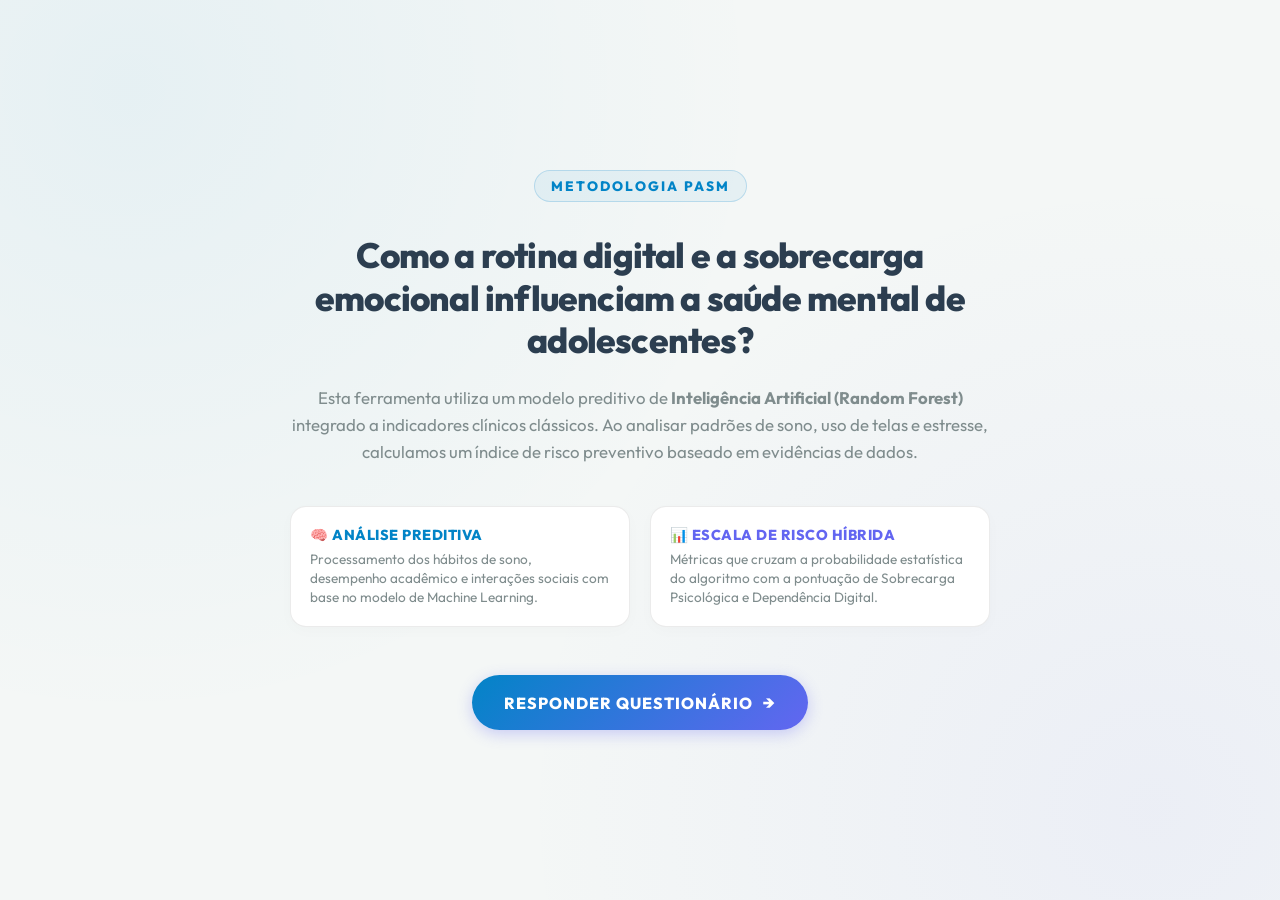
<file: 4-Simulador/simulador.html>
<!DOCTYPE html>
<html lang="pt-BR">
<head>
    <meta charset="UTF-8">
    <meta name="viewport" content="width=device-width, initial-scale=1.0">
    <title>PASM - Plataforma de Avaliação de Saúde Mental</title>
    <link href="https://fonts.googleapis.com/css2?family=Outfit:wght@300;400;600;800&display=swap" rel="stylesheet">
    <style>
        :root {
            --bg-color: #f4f7f6; /* Soft clinical minty warm-white */
            --card-bg: #ffffff;
            --input-bg: #ffffff;
            --border-color: rgba(0, 0, 0, 0.08);
            --text-primary: #2c3e50; /* Calm clinical dark slate */
            --text-secondary: #7f8c8d; /* Calm grey */
            
            /* Calming clinical psychological color palette */
            --color-qvl: #0284c7; /* Clinical sky blue */
            --color-dd: #6366f1; /* Indigo */
            --color-sp: #f97316; /* Warm orange */
            --color-risk-low: #10b981; /* Sage green */
            --color-risk-mod: #f59e0b; /* Ochre yellow */
            --color-risk-high: #ef4444; /* Soft red */
        }

        * {
            box-sizing: border-box;
            margin: 0;
            padding: 0;
            font-family: 'Outfit', sans-serif;
        }

        html, body {
            height: 100%;
            margin: 0;
            padding: 0;
        }

        body {
            background-color: var(--bg-color);
            color: var(--text-primary);
            min-height: 100%;
            display: flex;
            flex-direction: column;
            align-items: center;
            justify-content: center;
            padding: 1rem;
            background-image: 
                radial-gradient(circle at 10% 10%, rgba(2, 132, 199, 0.06) 0%, transparent 45%),
                radial-gradient(circle at 90% 90%, rgba(99, 102, 241, 0.06) 0%, transparent 45%);
            background-attachment: fixed;
        }

        /* Landing Call to Action Section */
        .landing-container {
            max-width: 700px;
            text-align: center;
            display: flex;
            flex-direction: column;
            align-items: center;
            gap: 1.5rem;
            animation: fadeIn 0.6s ease;
            margin: 0 auto;
            width: 100%;
        }

        .landing-logo {
            font-size: 0.85rem;
            font-weight: 800;
            text-transform: uppercase;
            letter-spacing: 2px;
            color: var(--color-qvl);
            border: 1px solid rgba(2, 132, 199, 0.2);
            padding: 0.4rem 1rem;
            border-radius: 50px;
            background: rgba(2, 132, 199, 0.06);
            margin-bottom: 0.5rem;
        }

        .landing-title {
            font-size: 2.2rem;
            font-weight: 800;
            letter-spacing: -0.8px;
            line-height: 1.2;
            color: var(--text-primary);
        }

        .landing-desc {
            color: var(--text-secondary);
            font-size: 1.05rem;
            line-height: 1.6;
            margin-bottom: 1rem;
        }

        /* Methodology Cards */
        .methodology-grid {
            display: grid;
            grid-template-columns: 1fr 1fr;
            gap: 1.2rem;
            width: 100%;
            margin-bottom: 1.5rem;
            text-align: left;
        }

        @media (max-width: 600px) {
            .methodology-grid {
                grid-template-columns: 1fr;
            }
        }

        .method-card {
            background: #ffffff;
            border: 1px solid var(--border-color);
            border-radius: 16px;
            padding: 1.2rem;
            box-shadow: 0 4px 15px rgba(0, 0, 0, 0.02);
        }

        .method-card h3 {
            font-size: 0.9rem;
            font-weight: 800;
            text-transform: uppercase;
            letter-spacing: 0.5px;
            margin-bottom: 0.4rem;
            display: flex;
            align-items: center;
            gap: 0.4rem;
        }

        .method-card p {
            font-size: 0.85rem;
            color: var(--text-secondary);
            line-height: 1.4;
        }

        /* On-Screen Evaluation Card */
        .eval-container {
            width: 100%;
            max-width: 900px;
            background: var(--card-bg);
            border: 1px solid var(--border-color);
            border-radius: 24px;
            padding: 2.2rem;
            box-shadow: 0 20px 50px rgba(44, 62, 80, 0.08);
            display: none;
            position: relative;
            animation: fadeIn 0.4s ease;
            margin: 0 auto;
        }

        .eval-container.active {
            display: block;
        }

        .btn-back {
            background: none;
            border: none;
            color: var(--text-secondary);
            font-size: 0.85rem;
            font-weight: 600;
            cursor: pointer;
            display: flex;
            align-items: center;
            gap: 0.3rem;
            margin-bottom: 1.2rem;
            transition: color 0.2s ease;
            padding: 0;
        }

        .btn-back:hover {
            color: var(--color-qvl);
        }

        /* Tabs Navigation inside Modal */
        .tabs-nav {
            display: flex;
            background: rgba(0, 0, 0, 0.03);
            border: 1px solid var(--border-color);
            border-radius: 30px;
            padding: 0.3rem;
            margin-bottom: 2rem;
            max-width: 350px;
        }

        .tab-btn {
            flex: 1;
            background: none;
            border: none;
            color: var(--text-secondary);
            padding: 0.55rem 0.9rem;
            border-radius: 25px;
            cursor: pointer;
            font-weight: 600;
            font-size: 0.8rem;
            text-transform: uppercase;
            letter-spacing: 0.5px;
            transition: all 0.3s ease;
        }

        .tab-btn.active {
            background: #ffffff;
            color: var(--color-qvl);
            border: 1px solid rgba(0, 0, 0, 0.05);
            box-shadow: 0 4px 10px rgba(0, 0, 0, 0.06);
        }

        .tab-btn:disabled {
            cursor: not-allowed;
            opacity: 0.4;
        }

        .tab-content {
            display: none;
        }

        .tab-content.active {
            display: block;
        }

        /* Form Sections */
        .form-section {
            margin-bottom: 2rem;
            padding-bottom: 1.5rem;
            border-bottom: 1px solid rgba(0, 0, 0, 0.05);
        }

        .form-section:last-of-type {
            border-bottom: none;
            margin-bottom: 1rem;
        }

        .section-title {
            font-size: 0.9rem;
            font-weight: 800;
            text-transform: uppercase;
            letter-spacing: 1px;
            margin-bottom: 1.2rem;
            display: flex;
            align-items: center;
            gap: 0.5rem;
        }

        .form-grid {
            display: grid;
            grid-template-columns: repeat(3, 1fr);
            gap: 1.2rem;
        }

        @media (max-width: 768px) {
            .form-grid {
                grid-template-columns: 1fr 1fr;
            }
        }

        @media (max-width: 480px) {
            .form-grid {
                grid-template-columns: 1fr;
            }
        }

        .form-group {
            display: flex;
            flex-direction: column;
            gap: 0.4rem;
            position: relative;
        }

        .form-label {
            color: var(--text-secondary);
            font-size: 0.72rem;
            font-weight: 600;
            text-transform: uppercase;
            letter-spacing: 0.5px;
        }

        input[type="number"], select {
            width: 100%;
            background-color: var(--input-bg);
            border: 1px solid #d1d5db;
            padding: 0.75rem 1rem;
            border-radius: 12px;
            color: var(--text-primary);
            outline: none;
            font-weight: 600;
            font-size: 0.9rem;
            transition: all 0.2s ease;
            box-shadow: inset 0 1px 2px rgba(0, 0, 0, 0.05);
            -webkit-appearance: none;
            -moz-appearance: none;
            appearance: none;
        }

        .form-group::after {
            content: "▼";
            font-size: 0.7rem;
            color: var(--text-secondary);
            position: absolute;
            right: 1.2rem;
            bottom: 0.95rem;
            pointer-events: none;
        }

        .form-group.no-arrow::after {
            display: none;
        }

        .time-select-container {
            display: flex;
            gap: 0.4rem;
            width: 100%;
        }

        .select-wrapper {
            position: relative;
            flex: 1;
        }

        .select-wrapper::after {
            content: "▼";
            font-size: 0.6rem;
            color: var(--text-secondary);
            position: absolute;
            right: 0.9rem;
            top: 52%;
            transform: translateY(-50%);
            pointer-events: none;
        }

        select option {
            background-color: #ffffff;
            color: var(--text-primary);
            padding: 0.75rem;
        }

        input[type="number"]:focus, select:focus {
            border-color: var(--color-qvl);
            background-color: #ffffff;
            box-shadow: 0 0 0 3px rgba(2, 132, 199, 0.15);
        }

        input[type="number"]::-webkit-outer-spin-button,
        input[type="number"]::-webkit-inner-spin-button {
            -webkit-appearance: none;
            margin: 0;
        }
        input[type="number"] {
            -moz-appearance: textfield;
        }

        /* Buttons */
        .btn-primary {
            background: linear-gradient(135deg, var(--color-qvl), var(--color-dd));
            color: #ffffff;
            border: none;
            padding: 1rem 2rem;
            border-radius: 50px;
            font-weight: 800;
            font-size: 1rem;
            cursor: pointer;
            text-transform: uppercase;
            letter-spacing: 1px;
            box-shadow: 0 4px 15px rgba(99, 102, 241, 0.3);
            display: flex;
            justify-content: center;
            align-items: center;
            gap: 0.5rem;
            transition: all 0.2s ease;
        }

        .btn-primary:hover {
            transform: translateY(-1px);
            box-shadow: 0 6px 20px rgba(99, 102, 241, 0.4);
        }

        .btn-primary:active {
            transform: translateY(0);
        }

        .btn-secondary {
            background: rgba(0, 0, 0, 0.03);
            border: 1px solid var(--border-color);
            color: var(--text-primary);
            padding: 0.8rem 1.5rem;
            border-radius: 10px;
            font-weight: 600;
            cursor: pointer;
            text-transform: uppercase;
            font-size: 0.85rem;
            letter-spacing: 0.5px;
            align-self: center;
            margin-top: 1rem;
            transition: all 0.2s ease;
        }

        .btn-secondary:hover {
            background: rgba(0, 0, 0, 0.06);
            border-color: var(--text-secondary);
        }

        /* Results dashboard grid */
        .results-grid {
            display: grid;
            grid-template-columns: 1fr 1.8fr;
            gap: 2rem;
            align-items: center;
        }

        @media (max-width: 768px) {
            .results-grid {
                grid-template-columns: 1fr;
            }
        }

        .gauge-section {
            display: flex;
            flex-direction: column;
            align-items: center;
            justify-content: center;
            text-align: center;
        }

        .gauge-circle {
            position: relative;
            width: 170px;
            height: 170px;
            display: flex;
            align-items: center;
            justify-content: center;
        }

        .gauge-svg {
            transform: rotate(-90deg);
            width: 100%;
            height: 100%;
        }

        .gauge-bg {
            fill: none;
            stroke: rgba(0, 0, 0, 0.04);
            stroke-width: 12;
        }

        .gauge-fill {
            fill: none;
            stroke: var(--color-risk-low);
            stroke-width: 12;
            stroke-dasharray: 565.48;
            stroke-dashoffset: 565.48;
            stroke-linecap: round;
        }

        .gauge-value {
            position: absolute;
            font-size: 2.4rem;
            font-weight: 800;
            display: flex;
            flex-direction: column;
            align-items: center;
            line-height: 1;
            color: var(--text-primary);
        }

        .gauge-value span.percent {
            font-size: 1.2rem;
            font-weight: 400;
        }

        .gauge-value span.label {
            font-size: 0.7rem;
            color: var(--text-secondary);
            margin-top: 0.3rem;
            text-transform: uppercase;
            letter-spacing: 0.5px;
            font-weight: 600;
        }

        .diagnostics-section {
            display: flex;
            flex-direction: column;
            gap: 1.3rem;
        }

        /* Sub-indices */
        .indices-row {
            display: grid;
            grid-template-columns: repeat(3, 1fr);
            gap: 0.8rem;
        }

        .index-card {
            background: #f8fafc;
            border: 1px solid var(--border-color);
            border-radius: 12px;
            padding: 0.9rem;
            text-align: center;
            display: flex;
            flex-direction: column;
            align-items: center;
            box-shadow: 0 2px 4px rgba(0, 0, 0, 0.01);
        }

        .index-title {
            font-size: 0.68rem;
            font-weight: 600;
            color: var(--text-secondary);
            margin-bottom: 0.3rem;
            text-transform: uppercase;
            letter-spacing: 0.5px;
        }

        .index-score {
            font-size: 1.4rem;
            font-weight: 800;
            line-height: 1.2;
        }

        .index-bar-bg {
            width: 100%;
            height: 4px;
            background: rgba(0, 0, 0, 0.05);
            border-radius: 10px;
            margin-top: 0.5rem;
            overflow: hidden;
        }

        .index-bar-fill {
            height: 100%;
            width: 0%;
            border-radius: 10px;
            transition: width 0.8s cubic-bezier(0.1, 1, 0.1, 1);
        }

        /* Clinical feedback */
        .feedback-box {
            background: #f8fafc;
            border: 1px solid var(--border-color);
            border-left: 4px solid var(--color-risk-low);
            border-radius: 10px;
            padding: 1.1rem;
        }

        .feedback-title {
            font-weight: 800;
            font-size: 0.9rem;
            margin-bottom: 0.4rem;
            display: flex;
            align-items: center;
            gap: 0.5rem;
            text-transform: uppercase;
            letter-spacing: 0.5px;
        }

        .feedback-text {
            color: var(--text-secondary);
            font-size: 0.82rem;
            line-height: 1.45;
        }

        @keyframes fadeIn {
            from { opacity: 0; transform: translateY(10px); }
            to { opacity: 1; transform: translateY(0); }
        }
    </style>
</head>
<body>

    <!-- Landing page (Chamada da Metodologia) -->
    <div class="landing-container" id="landing-page">
        <div class="landing-logo">Metodologia PASM</div>
        <h1 class="landing-title">Como a rotina digital e a sobrecarga emocional influenciam a saúde mental de adolescentes?</h1>
        <p class="landing-desc">
            Esta ferramenta utiliza um modelo preditivo de <strong>Inteligência Artificial (Random Forest)</strong> integrado a indicadores clínicos clássicos. Ao analisar padrões de sono, uso de telas e estresse, calculamos um índice de risco preventivo baseado em evidências de dados.
        </p>

        <div class="methodology-grid">
            <div class="method-card">
                <h3 style="color: var(--color-qvl);">🧠 Análise Preditiva</h3>
                <p>Processamento dos hábitos de sono, desempenho acadêmico e interações sociais com base no modelo de Machine Learning.</p>
            </div>
            <div class="method-card">
                <h3 style="color: var(--color-dd);">📊 Escala de Risco Híbrida</h3>
                <p>Métricas que cruzam a probabilidade estatística do algoritmo com a pontuação de Sobrecarga Psicológica e Dependência Digital.</p>
            </div>
        </div>

        <button class="btn-primary" onclick="startEvaluation()">
            <span>Responder Questionário</span>
            <span style="font-size: 1.1rem; margin-left: 2px;">→</span>
        </button>
    </div>

    <!-- On-Screen Evaluation Wizard (In-Page) -->
    <div class="eval-container" id="eval-container">
        <button class="btn-back" onclick="backToLanding()">← Voltar para Metodologia</button>
        
        <h2 style="font-size: 1.2rem; font-weight: 800; margin-bottom: 1.2rem; text-transform: uppercase; letter-spacing: 0.5px; color: var(--text-primary);">Painel de Avaliação</h2>

        <!-- Tabs Navigation Inside Card -->
        <div class="tabs-nav">
            <button class="tab-btn active" id="btn-tab-form" onclick="switchTab('form')">1. Questionário</button>
            <button class="tab-btn" id="btn-tab-results" disabled onclick="switchTab('results')">2. Diagnóstico</button>
        </div>

        <!-- Tab 1: Form Questionnaire -->
        <div class="tab-content active" id="content-form">
            
            <!-- Section 1: Qualidade de Vida -->
            <div class="form-section">
                <div class="section-title" style="color: var(--color-qvl);">
                    🔵 Fatores de Estilo de Vida e Qualidade de Vida
                </div>
                <div class="form-grid">
                    <div class="form-group no-arrow">
                        <label class="form-label">Idade (13-19)</label>
                        <input type="number" id="idade" min="13" max="19" value="16">
                    </div>
                    <div class="form-group">
                        <label class="form-label">Gênero</label>
                        <select id="genero">
                            <option value="masculino">Masculino</option>
                            <option value="feminino">Feminino</option>
                        </select>
                    </div>
                    <div class="form-group no-arrow">
                        <label class="form-label">Horas de Sono</label>
                        <div class="time-select-container">
                            <div class="select-wrapper">
                                <select id="horas_sono_h">
                                    <option value="0">0h</option>
                                    <option value="1">1h</option>
                                    <option value="2">2h</option>
                                    <option value="3">3h</option>
                                    <option value="4">4h</option>
                                    <option value="5">5h</option>
                                    <option value="6">6h</option>
                                    <option value="7">7h</option>
                                    <option value="8" selected>8h</option>
                                    <option value="9">9h</option>
                                    <option value="10">10h</option>
                                    <option value="11">11h</option>
                                    <option value="12">12h</option>
                                    <option value="13">13h</option>
                                    <option value="14">14h</option>
                                    <option value="15">15h</option>
                                    <option value="16">16h</option>
                                    <option value="17">17h</option>
                                    <option value="18">18h</option>
                                    <option value="19">19h</option>
                                    <option value="20">20h</option>
                                    <option value="21">21h</option>
                                    <option value="22">22h</option>
                                    <option value="23">23h</option>
                                    <option value="24">24h</option>
                                </select>
                            </div>
                            <div class="select-wrapper">
                                <select id="horas_sono_m">
                                    <option value="0" selected>00 min</option>
                                    <option value="15">15 min</option>
                                    <option value="30">30 min</option>
                                    <option value="45">45 min</option>
                                </select>
                            </div>
                        </div>
                    </div>
                    <div class="form-group">
                        <label class="form-label">Desempenho Acadêmico</label>
                        <select id="desempenho_academico">
                            <option value="alto" selected>Excelente / Acima da Média</option>
                            <option value="medio">Regular / Na Média</option>
                            <option value="baixo">Baixo / Abaixo da Média</option>
                        </select>
                    </div>
                    <div class="form-group no-arrow">
                        <label class="form-label">Atividade Física (horas/dia)</label>
                        <div class="time-select-container">
                            <div class="select-wrapper">
                                <select id="atividade_fisica_h">
                                    <option value="0">0h</option>
                                    <option value="1" selected>1h</option>
                                    <option value="2">2h</option>
                                    <option value="3">3h</option>
                                    <option value="4">4h</option>
                                    <option value="5">5h</option>
                                    <option value="6">6h</option>
                                    <option value="7">7h</option>
                                    <option value="8">8h</option>
                                </select>
                            </div>
                            <div class="select-wrapper">
                                <select id="atividade_fisica_m">
                                    <option value="0">00 min</option>
                                    <option value="15">15 min</option>
                                    <option value="30" selected>30 min</option>
                                    <option value="45">45 min</option>
                                </select>
                            </div>
                        </div>
                    </div>
                    <div class="form-group">
                        <label class="form-label">Interação Social</label>
                        <select id="nivel_interacao_social">
                            <option value="alto">Alto (Interação Frequente)</option>
                            <option value="medio">Médio (Interação Moderada)</option>
                            <option value="baixo">Baixo (Isolamento Social)</option>
                        </select>
                    </div>
                </div>
            </div>

            <!-- Section 2: Dependencia Digital -->
            <div class="form-section">
                <div class="section-title" style="color: var(--color-dd);">
                    🟣 Hábitos de Uso e Conectividade Digital
                </div>
                <div class="form-grid">
                    <div class="form-group no-arrow">
                        <label class="form-label">Redes Sociais (horas/dia)</label>
                        <div class="time-select-container">
                            <div class="select-wrapper">
                                <select id="horas_redes_h">
                                    <option value="0">0h</option>
                                    <option value="1" selected>1h</option>
                                    <option value="2">2h</option>
                                    <option value="3">3h</option>
                                    <option value="4">4h</option>
                                    <option value="5">5h</option>
                                    <option value="6">6h</option>
                                    <option value="7">7h</option>
                                    <option value="8">8h</option>
                                    <option value="9">9h</option>
                                    <option value="10">10h</option>
                                    <option value="11">11h</option>
                                    <option value="12">12h</option>
                                    <option value="13">13h</option>
                                    <option value="14">14h</option>
                                    <option value="15">15h</option>
                                    <option value="16">16h</option>
                                    <option value="17">17h</option>
                                    <option value="18">18h</option>
                                    <option value="19">19h</option>
                                    <option value="20">20h</option>
                                    <option value="21">21h</option>
                                    <option value="22">22h</option>
                                    <option value="23">23h</option>
                                    <option value="24">24h</option>
                                </select>
                            </div>
                            <div class="select-wrapper">
                                <select id="horas_redes_m">
                                    <option value="0">00 min</option>
                                    <option value="15">15 min</option>
                                    <option value="30" selected>30 min</option>
                                    <option value="45">45 min</option>
                                </select>
                            </div>
                        </div>
                    </div>
                    <div class="form-group">
                        <label class="form-label">Plataforma Principal</label>
                        <select id="uso_plataforma">
                            <option value="Instagram">Instagram</option>
                            <option value="TikTok">TikTok</option>
                            <option value="Ambas">Ambas</option>
                        </select>
                    </div>
                    <div class="form-group no-arrow">
                        <label class="form-label">Tela Pré-Sono (horas)</label>
                        <div class="time-select-container">
                            <div class="select-wrapper">
                                <select id="tempo_tela_antes_sono_h">
                                    <option value="0" selected>0h</option>
                                    <option value="1">1h</option>
                                    <option value="2">2h</option>
                                    <option value="3">3h</option>
                                    <option value="4">4h</option>
                                    <option value="5">5h</option>
                                    <option value="6">6h</option>
                                    <option value="7">7h</option>
                                    <option value="8">8h</option>
                                </select>
                            </div>
                            <div class="select-wrapper">
                                <select id="tempo_tela_antes_sono_m">
                                    <option value="0">00 min</option>
                                    <option value="15">15 min</option>
                                    <option value="30" selected>30 min</option>
                                    <option value="45">45 min</option>
                                </select>
                            </div>
                        </div>
                    </div>
                    <div class="form-group">
                        <label class="form-label">Nível de Vício em Telas</label>
                        <select id="vicio">
                            <option value="1" selected>1 - Mínimo (Uso saudável)</option>
                            <option value="2">2</option>
                            <option value="3">3 - Baixo</option>
                            <option value="4">4</option>
                            <option value="5">5 - Médio (Aparecimento de dependência)</option>
                            <option value="6">6</option>
                            <option value="7">7 - Alto</option>
                            <option value="8">8</option>
                            <option value="9">9 - Crítico</option>
                            <option value="10">10 - Máximo (Uso compulsivo)</option>
                        </select>
                    </div>
                </div>
            </div>

            <!-- Section 3: Sobrecarga Psicologica -->
            <div class="form-section">
                <div class="section-title" style="color: var(--color-sp);">
                    🟠 Fatores de Sobrecarga Psicológica
                </div>
                <div class="form-grid">
                    <div class="form-group">
                        <label class="form-label">Nível de Estresse</label>
                        <select id="estresse">
                            <option value="1">1 - Ausência de Estresse</option>
                            <option value="2" selected>2</option>
                            <option value="3">3 - Leve</option>
                            <option value="4">4</option>
                            <option value="5">5 - Moderado</option>
                            <option value="6">6</option>
                            <option value="7">7 - Elevado</option>
                            <option value="8">8</option>
                            <option value="9">9 - Severo</option>
                            <option value="10">10 - Crítico</option>
                        </select>
                    </div>
                    <div class="form-group">
                        <label class="form-label">Nível de Ansiedade</label>
                        <select id="ansiedade">
                            <option value="1">1 - Ausência de Ansiedade</option>
                            <option value="2" selected>2</option>
                            <option value="3">3 - Leve</option>
                            <option value="4">4</option>
                            <option value="5">5 - Moderada</option>
                            <option value="6">6</option>
                            <option value="7">7 - Elevada</option>
                            <option value="8">8</option>
                            <option value="9">9 - Severa</option>
                            <option value="10">10 - Crítica</option>
                        </select>
                    </div>
                </div>
            </div>

            <button class="btn-primary" style="margin-top: 1rem;" onclick="runDiagnosticSimulation()">Calcular Risco Geral</button>
        </div>

        <!-- Tab 2: Results Dashboard -->
        <div class="tab-content" id="content-results">
            <div class="results-grid">
                
                <!-- Left Side: Risk Circular Gauge -->
                <div class="gauge-section">
                    <div class="gauge-circle">
                        <svg class="gauge-svg" viewBox="0 0 200 200">
                            <circle class="gauge-bg" cx="100" cy="100" r="90"></circle>
                            <circle class="gauge-fill" id="gauge-bar" cx="100" cy="100" r="90"></circle>
                        </svg>
                        <div class="gauge-value">
                            <span id="txt-risco">0.0</span><span class="percent">%</span>
                            <span class="label">Risco Geral</span>
                        </div>
                    </div>
                    <button class="btn-secondary" onclick="resetAndBack()">Simular Novamente</button>
                </div>

                <!-- Right Side: Sub-Indices & Feedback -->
                <div class="diagnostics-section">
                    <h3 style="font-size: 1.1rem; font-weight: 800; text-transform: uppercase; letter-spacing: 0.5px; margin-bottom: 0.5rem;">Resultado do Processamento</h3>
                    
                    <div class="indices-row">
                        <div class="index-card">
                            <span class="index-title">Qualidade de Vida</span>
                            <span class="index-score" id="txt-qvl" style="color: var(--color-qvl);">0.0</span>
                            <div class="index-bar-bg">
                                <div class="index-bar-fill" id="bar-qvl" style="background: var(--color-qvl);"></div>
                            </div>
                        </div>

                        <div class="index-card">
                            <span class="index-title">Dep. Digital</span>
                            <span class="index-score" id="txt-dd" style="color: var(--color-dd);">0.0</span>
                            <div class="index-bar-bg">
                                <div class="index-bar-fill" id="bar-dd" style="background: var(--color-dd);"></div>
                            </div>
                        </div>

                        <div class="index-card">
                            <span class="index-title">Sobrecarga Psi</span>
                            <span class="index-score" id="txt-sp" style="color: var(--color-sp);">0.0</span>
                            <div class="index-bar-bg">
                                <div class="index-bar-fill" id="bar-sp" style="background: var(--color-sp);"></div>
                            </div>
                        </div>
                    </div>

                    <!-- Feedback Clinico box -->
                    <div class="feedback-box" id="feedback-card">
                        <div class="feedback-title" id="feedback-status">-</div>
                        <div class="feedback-text" id="feedback-desc">Carregando orientação médica...</div>
                    </div>
                </div>
            </div>
        </div>
    </div>

    <script>
        function startEvaluation() {
            document.getElementById('landing-page').style.display = 'none';
            const evalContainer = document.getElementById('eval-container');
            evalContainer.classList.add('active');
            resetAndBack();
        }

        function backToLanding() {
            document.getElementById('eval-container').classList.remove('active');
            document.getElementById('landing-page').style.display = 'flex';
        }

        function switchTab(tabName) {
            document.querySelectorAll('.tab-content').forEach(c => c.classList.remove('active'));
            document.querySelectorAll('.tab-btn').forEach(b => b.classList.remove('active'));

            if (tabName === 'form') {
                document.getElementById('content-form').classList.add('active');
                document.getElementById('btn-tab-form').classList.add('active');
            } else {
                document.getElementById('content-results').classList.add('active');
                document.getElementById('btn-tab-results').classList.add('active');
            }
        }

        // Simulate Random Forest tree logic locally in JS to produce identical output predictions
        function runModelSimulation(features) {
            let prob = 0.05; // baseline

            if (features.nivel_estresse >= 7 && features.nivel_ansiedade >= 7) {
                prob += 0.25;
            }
            if (features.horas_sono <= 5.5) {
                prob += 0.15;
            }
            if (features.horas_diarias_redes_sociais >= 6.0) {
                prob += 0.10;
            }
            if (features.tempo_tela_antes_sono >= 3.0) {
                prob += 0.05;
            }
            
            return Math.min(prob, 0.56);
        }

        function runDiagnosticSimulation() {
            const btnResults = document.getElementById('btn-tab-results');
            btnResults.disabled = false;
            switchTab('results');

            // Ler valores
            const idade = parseInt(document.getElementById('idade').value);
            const genero = document.getElementById('genero').value;
            const uso_plataforma = document.getElementById('uso_plataforma').value;
            const desempenho = document.getElementById('desempenho_academico').value;
            const gpa = {'baixo': 1.8, 'medio': 3.0, 'alto': 3.8}[desempenho];
            const nivel_interacao_social = document.getElementById('nivel_interacao_social').value;
            const estresse = parseInt(document.getElementById('estresse').value);
            const ansiedade = parseInt(document.getElementById('ansiedade').value);
            const vicio = parseInt(document.getElementById('vicio').value);

            // Calcular valores decimais a partir de Horas e Minutos
            const horas_sono = parseInt(document.getElementById('horas_sono_h').value) + (parseInt(document.getElementById('horas_sono_m').value) / 60);
            const atividade_fisica = parseInt(document.getElementById('atividade_fisica_h').value) + (parseInt(document.getElementById('atividade_fisica_m').value) / 60);
            const horas_redes = parseInt(document.getElementById('horas_redes_h').value) + (parseInt(document.getElementById('horas_redes_m').value) / 60);
            const tempo_tela_antes_sono = parseInt(document.getElementById('tempo_tela_antes_sono_h').value) + (parseInt(document.getElementById('tempo_tela_antes_sono_m').value) / 60);

            // Reset gauge state initially
            document.getElementById('txt-risco').textContent = '0.0';
            document.getElementById('gauge-bar').style.strokeDashoffset = 565.48;
            document.getElementById('bar-qvl').style.width = '0%';
            document.getElementById('bar-dd').style.width = '0%';
            document.getElementById('bar-sp').style.width = '0%';

            // Calculate Sub-indices
            const score_sono = Math.min(horas_sono / 9.0 * 10, 10);
            const score_fisico = Math.min(atividade_fisica / 2.0 * 10, 10);
            const score_social = {'baixo': 2.0, 'medio': 6.0, 'alto': 10.0}[nivel_interacao_social];
            const score_academico = Math.min(gpa / 4.0 * 10, 10);
            const qvl = (score_sono + score_fisico + score_social + score_academico) / 4.0;

            const score_redes = Math.min(horas_redes / 8.0 * 10, 10);
            const score_tela = Math.min(tempo_tela_antes_sono / 3.0 * 10, 10);
            const dd = (score_redes + score_tela + vicio) / 3.0;

            const sp = (estresse + ansiedade) / 2.0;

            const prob_ia = runModelSimulation({
                horas_sono, horas_diarias_redes_sociais: horas_redes,
                tempo_tela_antes_sono, nivel_estresse: estresse, nivel_ansiedade: ansiedade
            });

            const risco_geral = (prob_ia * 100 * 0.40) + (sp * 10.0 * 0.40) + ((10.0 - qvl) * 10.0 * 0.10) + (dd * 10.0 * 0.10);
            const risco_final = parseFloat(Math.min(Math.max(risco_geral, 0), 100).toFixed(1));

            // Run calculation animation
            let currentVal = 0;
            const duration = 1000; // ms
            const intervalTime = 20; // ms
            const steps = duration / intervalTime;
            const increment = risco_final / steps;

            const timer = setInterval(() => {
                currentVal += increment;
                if (currentVal >= risco_final) {
                    currentVal = risco_final;
                    clearInterval(timer);
                    showFinalResults(risco_final, qvl, dd, sp);
                }
                document.getElementById('txt-risco').textContent = currentVal.toFixed(1);
                const strokeOffset = 565.48 - (565.48 * (currentVal / 100));
                document.getElementById('gauge-bar').style.strokeDashoffset = strokeOffset;
            }, intervalTime);
        }

        function showFinalResults(risco_final, qvl, dd, sp) {
            document.getElementById('txt-qvl').textContent = qvl.toFixed(1);
            document.getElementById('bar-qvl').style.width = `${qvl * 10}%`;

            document.getElementById('txt-dd').textContent = dd.toFixed(1);
            document.getElementById('bar-dd').style.width = `${dd * 10}%`;

            document.getElementById('txt-sp').textContent = sp.toFixed(1);
            document.getElementById('bar-sp').style.width = `${sp * 10}%`;

            let color, statusText, descText;
            if (risco_final < 30) {
                color = 'var(--color-risk-low)';
                statusText = 'Risco Baixo';
                descText = 'Paciente estável. A rotina apresenta bons fatores protetivos (sono regulado e atividade física). Monitoramento padrão recomendável.';
            } else if (risco_final < 70) {
                color = 'var(--color-risk-mod)';
                statusText = 'Risco Moderado';
                descText = 'Atenção Necessária. Identificados sintomas iniciais de sobrecarga mental ou alto tempo de exposição digital. Recomenda-se higiene do sono e controle parental ativo no uso de telas.';
            } else {
                color = 'var(--color-risk-high)';
                statusText = 'Risco Crítico';
                descText = 'Alerta Crítico. Paciente apresenta alto índice de sobrecarga emocional, privação de sono acentuada e forte dependência de telas. Sugere-se encaminhamento clínico especializado imediato (psicologia/psiquiatria).';
            }

            document.getElementById('gauge-bar').style.stroke = color;
            const feedbackStatus = document.getElementById('feedback-status');
            feedbackStatus.textContent = statusText;
            feedbackStatus.style.color = color;
            document.getElementById('feedback-card').style.borderLeftColor = color;
            document.getElementById('feedback-desc').textContent = descText;
        }

        function resetAndBack() {
            document.getElementById('btn-tab-results').disabled = true;
            switchTab('form');
        }
    </script>
</body>
</html>
</file>
